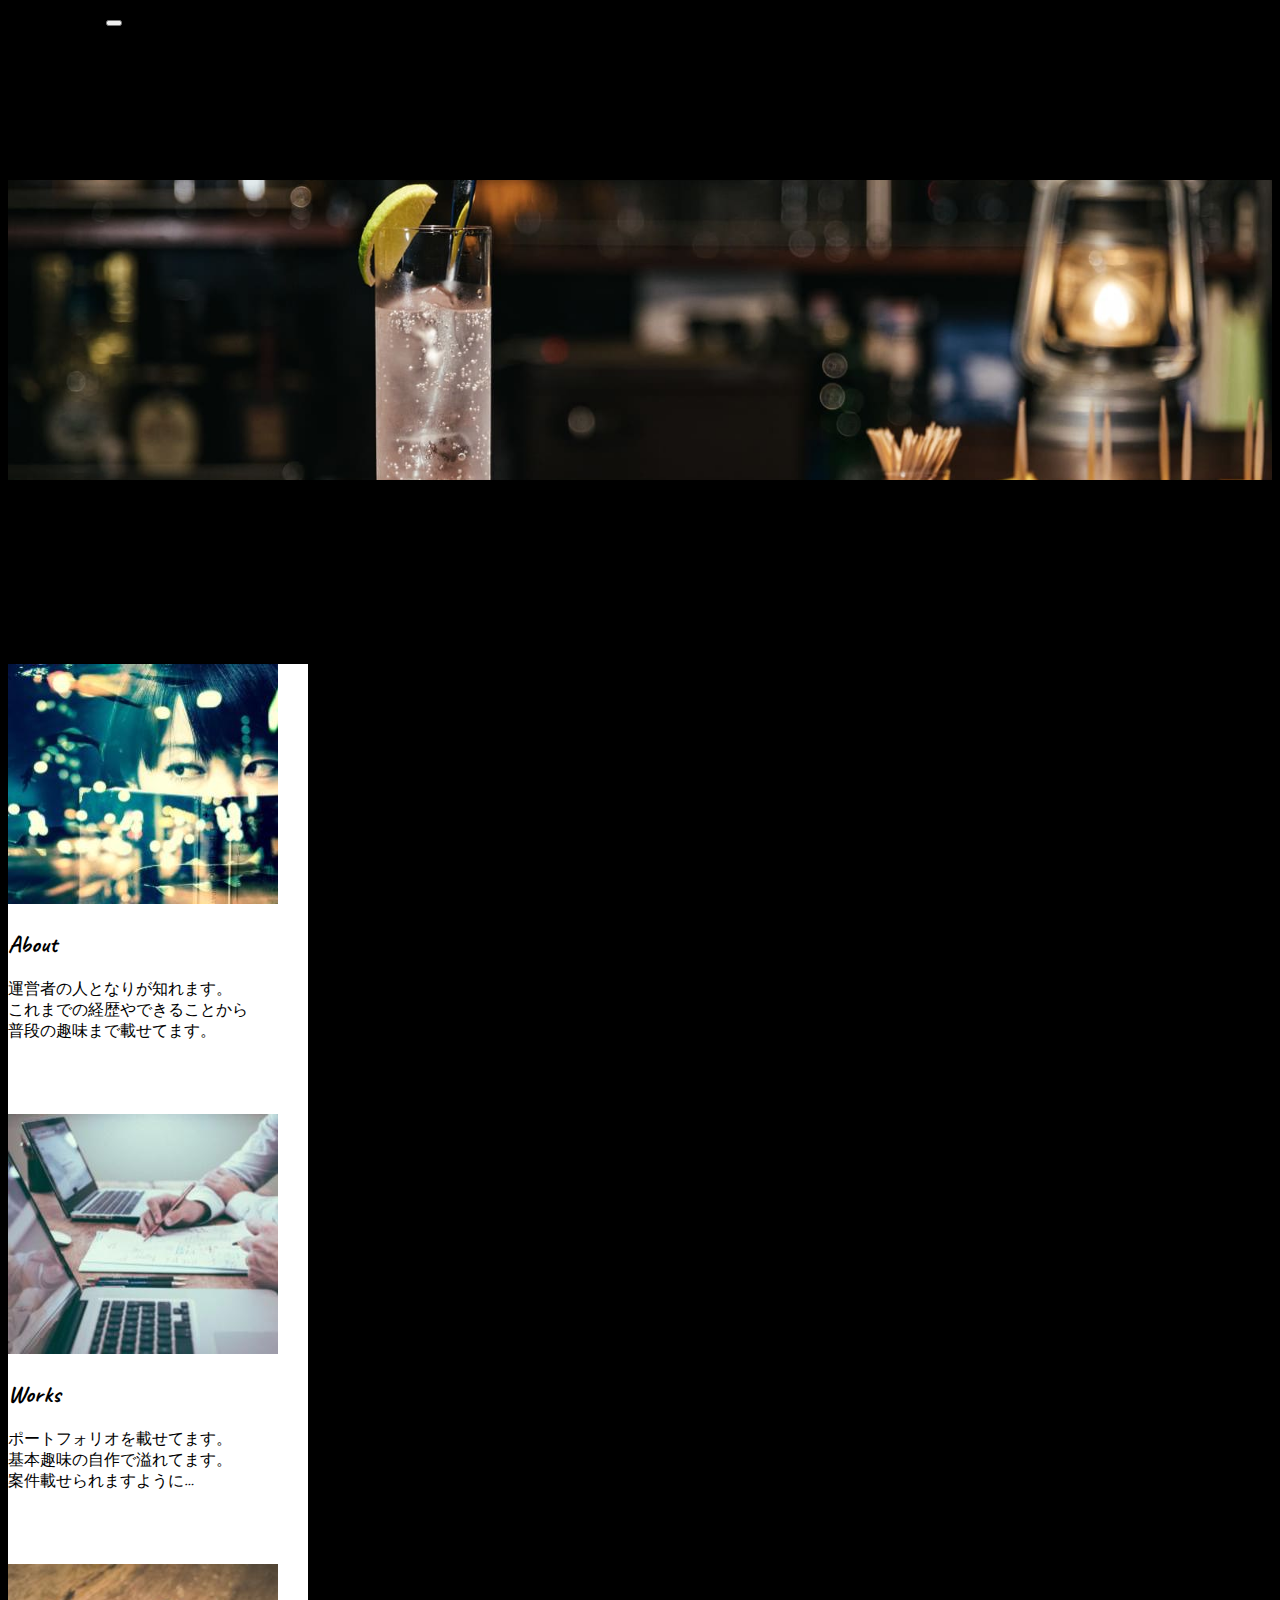
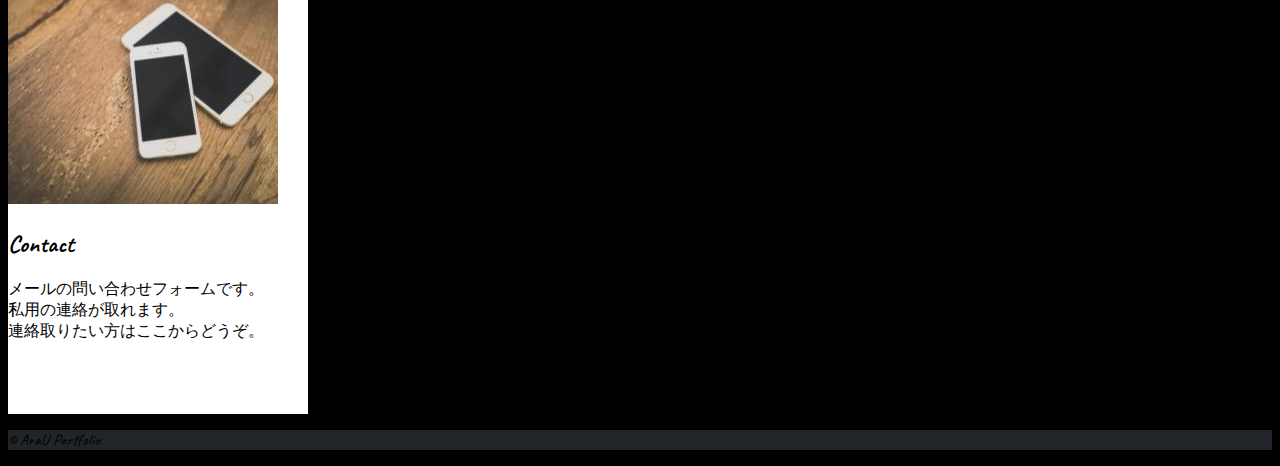
<file: index.html>
<!DOCTYPE html>
<html lang="ja">
<head>
    <meta charset="utf-8">
    <meta http-equiv="X-UA-Compatible" content="IE=edge">
    <meta name="viewport" content="width=device-width, initial-scale=1.0">
    <link href="https://cdn.jsdelivr.net/npm/bootstrap@5.0.2/dist/css/bootstrap.min.css" rel="stylesheet" integrity="sha384-EVSTQN3/azprG1Anm3QDgpJLIm9Nao0Yz1ztcQTwFspd3yD65VohhpuuCOmLASjC" crossorigin="anonymous">
    <link rel="stylesheet" href="css/style.css">
    <link href="https://fonts.googleapis.com/css?family=Caveat" rel="stylesheet">
    <link rel="stylesheet" href="https://cdn.jsdelivr.net/npm/bootstrap-icons@1.4.1/font/bootstrap-icons.css">
    
    <title>ポートフォリオサイト</title>
</head>
<body>
    <!--Navigation-->
    <!--Navigation-->
    <nav class="navbar navbar-expand-lg navbar-light bg-dark sticky-top">
        <div class="container-fluid">
            <a class="navbar-brand text-white mx-3" href="index.html">My Portfolio Site</a>
            <button class="navbar-toggler" type="button" data-bs-toggle="collapse" data-bs-target="#navbarSupportedContent" aria-controls="navbarSupportedContent" aria-expanded="false" aria-label="Toggle navigation">
            <span class="navbar-toggler-icon bg-light"></span>
            </button>
            <div class="collapse navbar-collapse" id="navbarSupportedContent">
            <ul class="navbar-nav me-auto mb-2 mb-lg-0">
                <!--<li class="nav-item">
                    <a class="nav-link active" aria-current="page" href="#">Home</a>
                </li>-->
                <li class="nav-item mx-3">
                    <a class="nav-link text-white text-size" href="index.html">Home</a>
                </li>
                <li class="nav-item mx-3">
                    <a class="nav-link text-white text-size" href="about.html">About</a>
                </li>
                <li class="nav-item mx-3">
                    <a class="nav-link text-white text-size" href="works.html">Works</a>
                </li>
                <li class="nav-item mx-3">
                    <a class="nav-link text-white text-size" href="contacts.html">Contact</a>
                </li>
            </ul>
            <div class="d-flex">
                <a href=""><i class="bi bi-twitter mx-3 text-white"></i></a>
                <a href=""><i class="bi bi-instagram mx-3 text-white"></i></a>
            </div>
            </div>
        </div>
    </nav>
    <!--main-->
    <main>
        <div class="bg-image"><img src="images/bar-counter.jpeg" class="bg-image" alt="メインビジュアル"></div>
        <div class="text-center text-white m-5">
            
            <h1 class="fw-bold">Who am I?</h1>
                    <p class="cp-text">とあるデジタルクリエイター見習いです。
                        <br>ディレクターだけど、たまに趣味でコードを書いてます。
                        <br>いつかクオリティの高いものでここを色鮮やかにできる日を目指して...
                        <br>そんな一人前で大人なクリエイターを目指す人の記録です。
                    </p>
                    <p class="cp-sm-text">
                        とあるクリエイター見習いです。
                        <br>ディレクターだけど、<br>たまに趣味でコードを書いてます。
                        <br>いつかクオリティの高いもので<br>ここを色鮮やかにできる日を目指して...
                        <br>そんな一人前で大人な<br>クリエイターを目指す人の記録です。
                    </p>
        </div>
        <div class=" container">
            <div class="row justify-content-around">
              <div class="content m-2">
                <div class="nav-img text-center my-3"><img src="images/about-img.jpg" alt=""></div>
                <a href="about.html"><h2 class="text-center mt-2 fw-bold">About</h2></a>
                <p class="text-center font-monospace">
                    運営者の人となりが知れます。
                    <br>これまでの経歴やできることから
                    <br>普段の趣味まで載せてます。
                </p>
              </div>
              <div class="content m-2">
                <div class="nav-img text-center my-3"><img src="images/works-img.jpg" alt=""></div>
                <a href="works.html"><h2 class="text-center mt-2 fw-bold">Works</h2></a>
                <p class="text-center font-monospace">
                    ポートフォリオを載せてます。
                    <br>基本趣味の自作で溢れてます。
                    <br>案件載せられますように…
                </p>
              </div>
              <div class="content m-2">
                <div class="nav-img text-center my-3"><img src="images/contact-img.jpg" alt=""></div>
                <a href="contacts.html"><h2 class="text-center mt-2 fw-bold">Contact</h2></a>
                <p class="text-center font-monospace">
                    メールの問い合わせフォームです。
                    <br>私用の連絡が取れます。
                    <br>連絡取りたい方はここからどうぞ。
                </p>
              </div>
            </div>
        </div>
    </main>
    <!--footer-->
    <footer class="py-4 mt-5 text-center">
        <div class="container">
          <p class="text-white">&copy; AraU Portfolio</p>
        </div>
    </footer>

<script src="https://cdn.jsdelivr.net/npm/bootstrap@5.0.2/dist/js/bootstrap.bundle.min.js" integrity="sha384-MrcW6ZMFYlzcLA8Nl+NtUVF0sA7MsXsP1UyJoMp4YLEuNSfAP+JcXn/tWtIaxVXM" crossorigin="anonymous"></script>
</body>
</html>
</file>
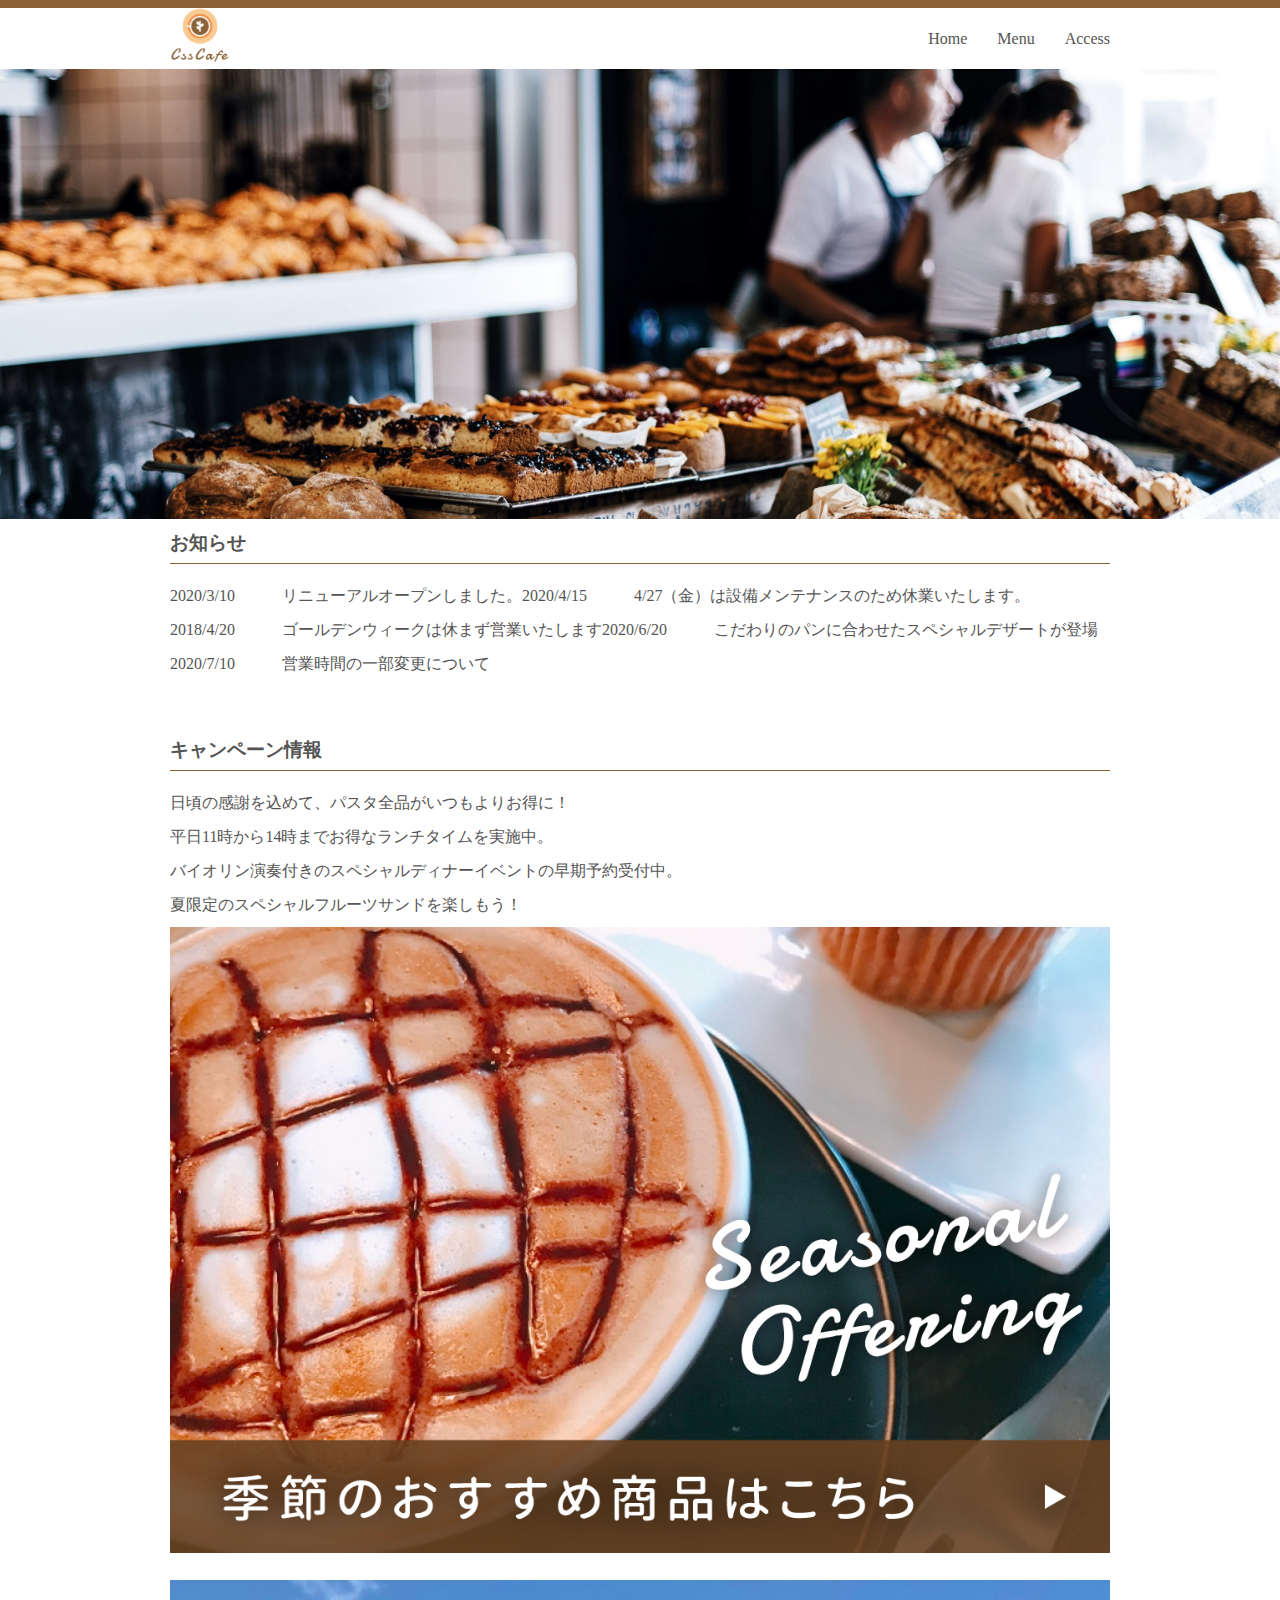
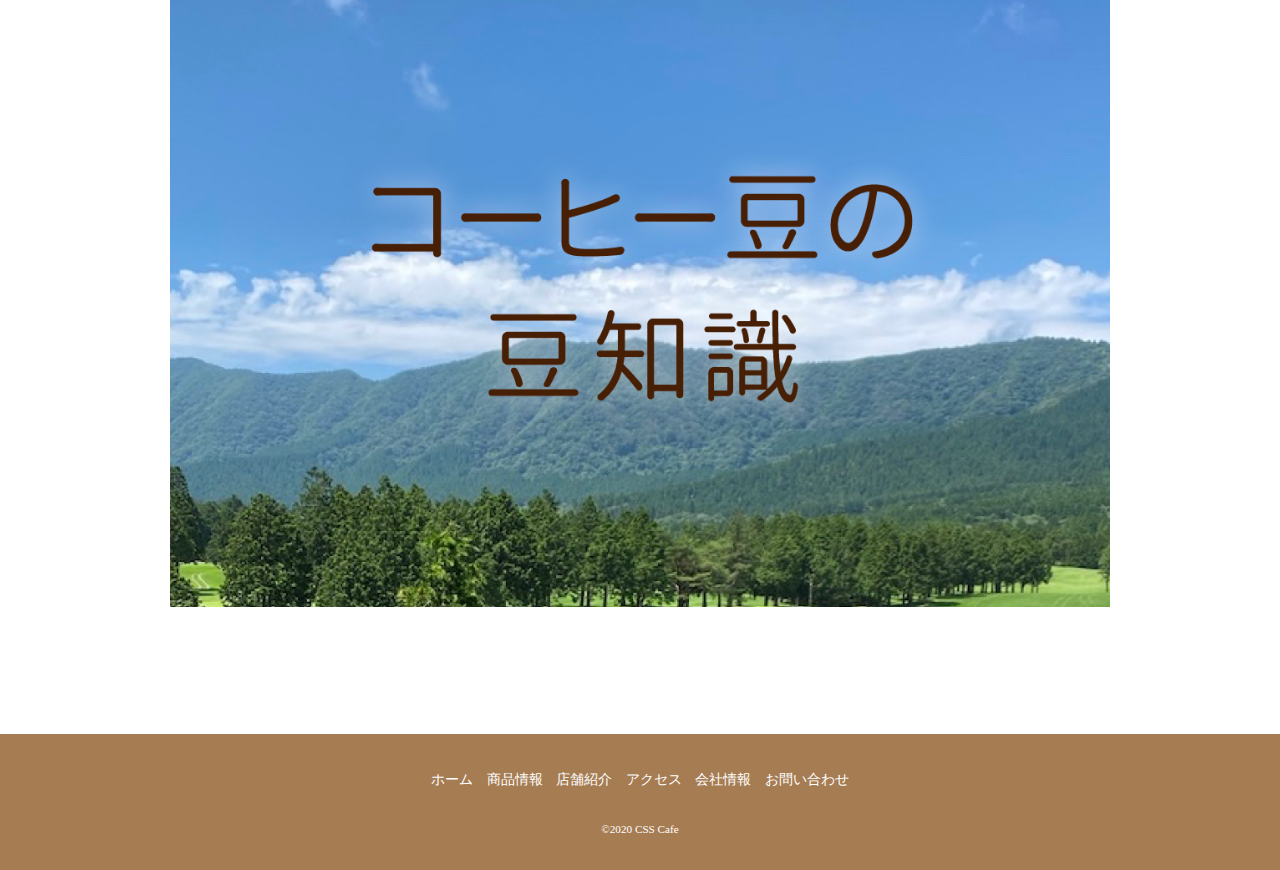
<file: cafe/index.html>
<!DOCTYPE html>
<html lang="en">
<head>
    <meta charset="UTF-8">
    <meta name="viewport" content="width=device-width, initial-scale=1">
    <meta name="description" content="CSS Cafeの公式ウェブサイトです。商品情報、店舗紹介、アクセス、会社情報など">
    <title>CSS-Cafe</title>
    <link rel="stylesheet" href="css/html5reset-1.6.1.css">
    <link rel="stylesheet" href="css/base.css">
</head>
<body id="home">
    <!--header begin-->
    <header id="top">
        <div class="header_content wrapper">
            <h1><img  class="header_logo" src="image/logo.png" alt="CSS-Cafe"></h1>
            <nav>
                <ul>
                    <li class="cureent"><a href="#">Home</a></li>
                    <li><a href="#">Menu</a></li>
                    <li><a href="#">Access</a></li>
                </ul>
            </nav>
        </div>
        <div id="main_image"></div>
    </header>
    <!--header eng-->
    <!--contents begin-->
    <div class="contents wrapper">
        <!--main begin-->
        <main id="main_content">
            <section id="info">
                <h2>お知らせ</h2>
                <dl>
                    <dt>2020/3/10</dt>
                    <dd>リニューアルオープンしました。</dd>
                    <dt>2020/4/15</dt>
                    <dd>4/27（金）は設備メンテナンスのため休業いたします。</dd>
                    <dt>2018/4/20</dt>
                    <dd>ゴールデンウィークは休まず営業いたします</dd>
                    <dt>2020/6/20</dt>
                    <dd>こだわりのパンに合わせたスペシャルデザートが登場</dd>
                    <dt>2020/7/10</dt>
                    <dd>営業時間の一部変更について</dd>
                </dl>
            </section>
            <section id="campaign">
                <h2>キャンペーン情報</h2>
                <ul>
                    <li>日頃の感謝を込めて、パスタ全品がいつもよりお得に！</li>
                    <li>平日11時から14時までお得なランチタイムを実施中。</li>
                    <li>バイオリン演奏付きのスペシャルディナーイベントの早期予約受付中。</li>
                    <li>夏限定のスペシャルフルーツサンドを楽しもう！</li>
                </ul>
            </section>
        </main>
        <!--main end-->
        <!--sidebar begin-->

        <aside id="sidebar">
            <ul>
                <li><a href="#"><img src="image/banner01.png" alt="季節のおすすめ商品はこちら"></a></li>
                <li><a href="#"><img src="image/banner02.png" alt="コーヒー豆の豆知識"></a></li>
            </ul>
        </aside>
        <!--sidebar end-->
    </div>
    <!--contents end-->
    <!--footer begin-->
    <footer>
        <ul>
            <li><a href="#">ホーム</a></li>
            <li><a href="#">商品情報</a></li>
            <li><a href="#">店舗紹介</a></li>
            <li><a href="#">アクセス</a></li>
            <li><a href="#">会社情報</a></li>
            <li><a href="#">お問い合わせ</a></li>
        </ul>

        <small>&copy;2020 CSS Cafe</small>
    </footer>
    <!--footer end-->

</body>
</html>
</file>
<file: about.html>
<!DOCTYPE html>
<html lang="ja">
<head>
    <meta charset="utf-8">
    <meta http-equiv="X-UA-Compatible" content="IE=edge">
    <meta name="viewport" content="width=device-width, initial-scale=1.0">
    <link href="https://cdn.jsdelivr.net/npm/bootstrap@5.0.2/dist/css/bootstrap.min.css" rel="stylesheet" integrity="sha384-EVSTQN3/azprG1Anm3QDgpJLIm9Nao0Yz1ztcQTwFspd3yD65VohhpuuCOmLASjC" crossorigin="anonymous">
    <link rel="stylesheet" href="css/style.css">
    <link href="https://fonts.googleapis.com/css?family=Caveat" rel="stylesheet">
    <link rel="stylesheet" href="https://cdn.jsdelivr.net/npm/bootstrap-icons@1.4.1/font/bootstrap-icons.css">
    
    <title>ポートフォリオサイト</title>
</head>
<body>
    <!--Navigation-->
    <nav class="navbar navbar-expand-lg navbar-light bg-dark sticky-top">
        <div class="container-fluid">
            <a class="navbar-brand text-white mx-3" href="index.html">My Portfolio Site</a>
            <button class="navbar-toggler" type="button" data-bs-toggle="collapse" data-bs-target="#navbarSupportedContent" aria-controls="navbarSupportedContent" aria-expanded="false" aria-label="Toggle navigation">
            <span class="navbar-toggler-icon bg-light"></span>
            </button>
            <div class="collapse navbar-collapse" id="navbarSupportedContent">
            <ul class="navbar-nav me-auto mb-2 mb-lg-0">
                <!--<li class="nav-item">
                    <a class="nav-link active" aria-current="page" href="#">Home</a>
                </li>-->
                <li class="nav-item mx-3">
                    <a class="nav-link text-white text-size" href="index.html">Home</a>
                </li>
                <li class="nav-item mx-3">
                    <a class="nav-link text-white text-size" href="about.html">About</a>
                </li>
                <li class="nav-item mx-3">
                    <a class="nav-link text-white text-size" href="works.html">Works</a>
                </li>
                <li class="nav-item mx-3">
                    <a class="nav-link text-white text-size" href="contacts.html">Contact</a>
                </li>
            </ul>
            <div class="d-flex">
                <a href=""><i class="bi bi-twitter mx-3 text-white"></i></a>
                <a href=""><i class="bi bi-instagram mx-3 text-white"></i></a>
            </div>
            </div>
        </div>
    </nav>
    <!--main-->
    <main>
        <h2>About Me</h2>
        
    </main>
    <!--footer-->
   
    <footer class="py-4 mt-5 text-center">
        <div class="container">
          <p class="text-white">&copy; AraU Portfolio</p>
        </div>
    </footer>
<script src="https://cdn.jsdelivr.net/npm/bootstrap@5.0.2/dist/js/bootstrap.bundle.min.js" integrity="sha384-MrcW6ZMFYlzcLA8Nl+NtUVF0sA7MsXsP1UyJoMp4YLEuNSfAP+JcXn/tWtIaxVXM" crossorigin="anonymous"></script>
</body>
</html>
</file>
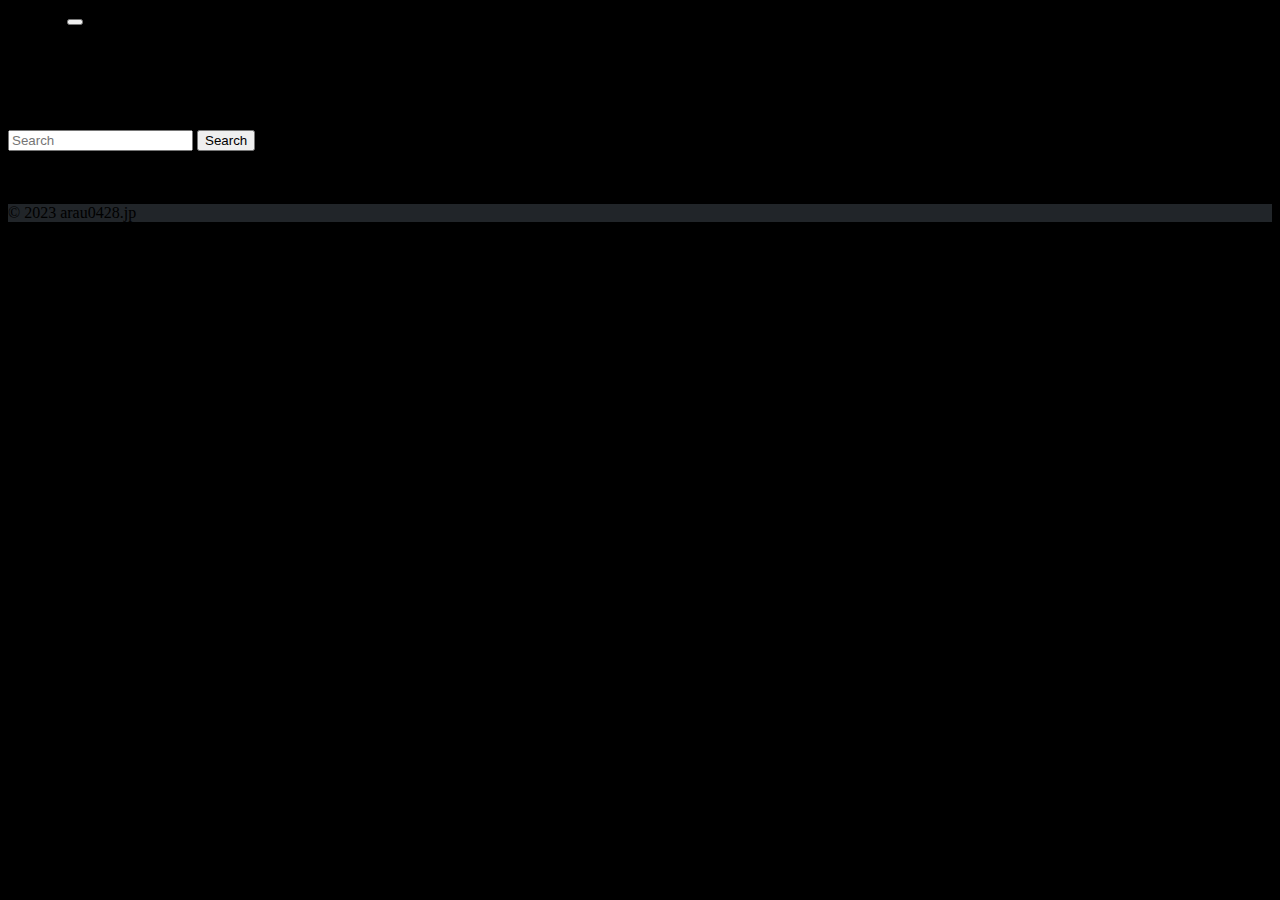
<file: contacts.html>
<!DOCTYPE html>
<html lang="ja">
<head>
    <meta charset="utf-8">
    <meta http-equiv="X-UA-Compatible" content="IE=edge">
    <meta name="viewport" content="width=device-width, initial-scale=1.0">
    <link href="https://cdn.jsdelivr.net/npm/bootstrap@5.0.2/dist/css/bootstrap.min.css" rel="stylesheet" integrity="sha384-EVSTQN3/azprG1Anm3QDgpJLIm9Nao0Yz1ztcQTwFspd3yD65VohhpuuCOmLASjC" crossorigin="anonymous">
    <link rel="stylesheet" href="css/style.css">
    <link rel="stylesheet" href="https://cdn.jsdelivr.net/npm/bootstrap-icons@1.4.1/font/bootstrap-icons.css">
    <title>ポートフォリオサイト</title>
</head>
<body>
    <!--Navigation-->
    <nav class="navbar navbar-expand-lg navbar-light bg-dark sticky-top">
        <div class="container-fluid">
            <a class="navbar-brand text-white" href="index.html"><i class="bi bi-house-door"></i>Home</a>
            <button class="navbar-toggler" type="button" data-bs-toggle="collapse" data-bs-target="#navbarSupportedContent" aria-controls="navbarSupportedContent" aria-expanded="false" aria-label="Toggle navigation">
            <span class="navbar-toggler-icon bg-light"></span>
            </button>
            <div class="collapse navbar-collapse" id="navbarSupportedContent">
            <ul class="navbar-nav me-auto mb-2 mb-lg-0">
                <!--<li class="nav-item">
                    <a class="nav-link active" aria-current="page" href="#">Home</a>
                </li>-->
                <li class="nav-item">
                    <a class="nav-link text-white"href="about.html">About</a>
                </li>
                <li class="nav-item">
                    <a class="nav-link text-white" href="works.html">Works</a>
                </li>
                <li class="nav-item">
                    <a class="nav-link text-white" href="#">News</a>
                </li>
                <li class="nav-item">
                    <a class="nav-link text-white" href="#">Contacts</a>
                </li>
            </ul>
            <form class="d-flex">
                <input class="form-control me-2" type="search" placeholder="Search" aria-label="Search">
                <button class="btn btn-outline-success bg-light" type="submit">Search</button>
            </form>
            </div>
        </div>
    </nav>
    <!--main-->
    <main>
        <p class="text-white">実装前です。しばしお待ちを</p>
    </main>
    <!--footer-->
    <footer class="py-4 mt-5 bg-dark text-center">
        <div class="container">
          <p class="text-white-50 small">&copy; 2023 arau0428.jp</p>
        </div>
    </footer>

<script src="https://cdn.jsdelivr.net/npm/bootstrap@5.0.2/dist/js/bootstrap.bundle.min.js" integrity="sha384-MrcW6ZMFYlzcLA8Nl+NtUVF0sA7MsXsP1UyJoMp4YLEuNSfAP+JcXn/tWtIaxVXM" crossorigin="anonymous"></script>
</body>
</html>
</file>
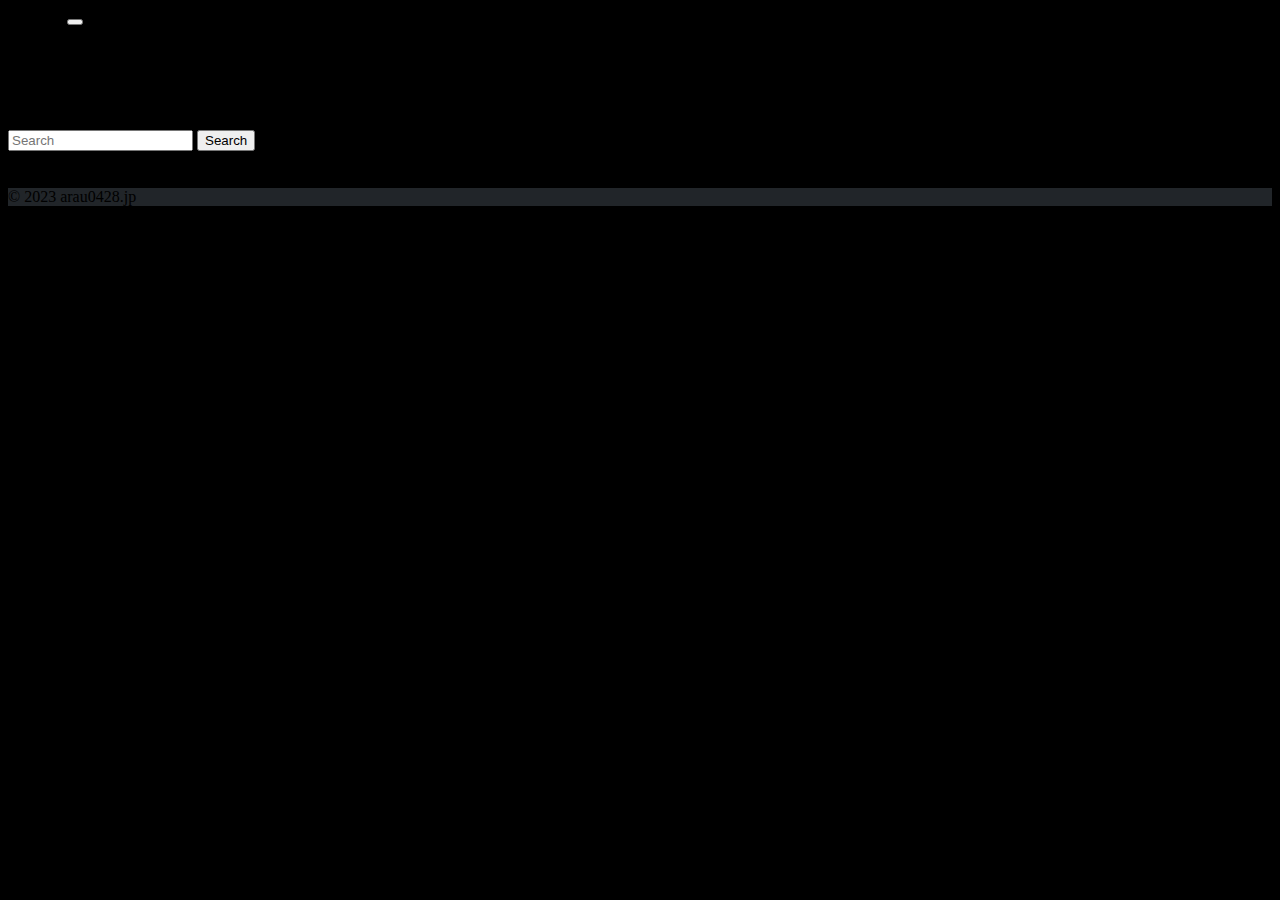
<file: news.html>
<!DOCTYPE html>
<html lang="ja">
<head>
    <meta charset="utf-8">
    <meta http-equiv="X-UA-Compatible" content="IE=edge">
    <meta name="viewport" content="width=device-width, initial-scale=1.0">
    <link href="https://cdn.jsdelivr.net/npm/bootstrap@5.0.2/dist/css/bootstrap.min.css" rel="stylesheet" integrity="sha384-EVSTQN3/azprG1Anm3QDgpJLIm9Nao0Yz1ztcQTwFspd3yD65VohhpuuCOmLASjC" crossorigin="anonymous">
    <link rel="stylesheet" href="css/style.css">
    <link rel="stylesheet" href="https://cdn.jsdelivr.net/npm/bootstrap-icons@1.4.1/font/bootstrap-icons.css">
    <title>ポートフォリオサイト</title>
</head>
<body>
    <!--Navigation-->
    <nav class="navbar navbar-expand-lg navbar-light bg-dark sticky-top">
        <div class="container-fluid">
            <a class="navbar-brand text-white" href="index.html"><i class="bi bi-house-door"></i>Home</a>
            <button class="navbar-toggler" type="button" data-bs-toggle="collapse" data-bs-target="#navbarSupportedContent" aria-controls="navbarSupportedContent" aria-expanded="false" aria-label="Toggle navigation">
            <span class="navbar-toggler-icon bg-light"></span>
            </button>
            <div class="collapse navbar-collapse" id="navbarSupportedContent">
            <ul class="navbar-nav me-auto mb-2 mb-lg-0">
                <!--<li class="nav-item">
                    <a class="nav-link active" aria-current="page" href="#">Home</a>
                </li>-->
                <li class="nav-item">
                    <a class="nav-link text-white"href="about.html">About</a>
                </li>
                <li class="nav-item">
                    <a class="nav-link text-white" href="works.html">Works</a>
                </li>
                <li class="nav-item">
                    <a class="nav-link text-white" href="#">News</a>
                </li>
                <li class="nav-item">
                    <a class="nav-link text-white" href="#">Contacts</a>
                </li>
            </ul>
            <form class="d-flex">
                <input class="form-control me-2" type="search" placeholder="Search" aria-label="Search">
                <button class="btn btn-outline-success bg-light" type="submit">Search</button>
            </form>
            </div>
        </div>
    </nav>
    <!--main-->
    <main>
        実装前です。しばしお待ちを
    </main>
    <!--footer-->
    <footer class="py-4 mt-5 bg-dark text-center">
        <div class="container">
          <p class="text-white-50 small">&copy; 2023 arau0428.jp</p>
        </div>
    </footer>

<script src="https://cdn.jsdelivr.net/npm/bootstrap@5.0.2/dist/js/bootstrap.bundle.min.js" integrity="sha384-MrcW6ZMFYlzcLA8Nl+NtUVF0sA7MsXsP1UyJoMp4YLEuNSfAP+JcXn/tWtIaxVXM" crossorigin="anonymous"></script>
</body>
</html>
</file>
<file: css/style.css>
.text-size{
    font-size: 20px;
}

.bg-image{
    height:300px;
    width:100%;
    object-fit: cover;
}

body{
    font-family: "Caveat";
    background-color: black;
}


.cp-sm-text{
    display: none;
}



@media(max-width:450px){
    .cp-sm-text{
        display:contents;
    }

    .cp-text{
        display: none;
    }
    
}
.content{
    width:300px;
    height:450px;
    background-color: white;
}

.nav-img{
    
}

a{
    color:inherit;
    text-decoration: none;
  }

  footer{
    background-color:#212529;
  }
</file>
<file: cafe/css/base.css>
@charset "utf-8";

/* common */
html{
    font-size:100%;
}

body{
    font-family: "Hiragino Kaku Gothic proN","メイリオ","san-serif";
    color:#555;
    line-height:1.5;
}

img{
    width:100%;
}

.wrapper{
    max-width:940px;
    margin:0 auto;
    padding:0 10px;
}

/* header */
header{
    border-top:8px solid #8c6239;
}

.header_logo{
    width:90px;
}
.header_content{
    display:flex;
    align-items:center;
    justify-content: space-between;
}

header nav ul{
    display:flex;
}

header nav ul li{
    margin-left:30px;
}

header nav ul li a{
    text-decoration: none;
    color:#555;
}

header nav ul li a:hover,
header nav ul li a:active,
header nav ul li.current a{
    color:#8c6239;
}

#main_image{
    width:100%;
    height:50vh;
    background-image: url(../image/cafe.jpg);
    background-position:center;
    background-repeat: no-repeat;
    background-size: cover;
}

/* contents */
.contents{
    display:flex;
    justify-content:space-between;
    margin-top:30px;
}

#main_content{
    width:65%;
}

#sidebar{
    width:31%;
}

#home h2{
    margin-bottom:20px;
    padding-bottom:5px;
    border-bottom:1px solid #8c6239;
    font-size: 1.2em;
}

#info dl{
    display:flex;
    flex-wrap:wrap;
    margin-bottom:50px;
}

#info dt{
    width:7em;
}

#info dd{
    width:calc(100%-7em);
}

#info dt,
#info dd{
    margin-bottom:10px;
}

#campaign ul li{
    margin-bottom:10px;
    list-style-type:none;
}

#sidebar ul li{
    margin-bottom:20px;
    list-style-type:none;
}

/*footer begin*/

footer{
    margin-top:100px;
    padding:30px;
    text-align:center;
    color:#fff;
    background-color: #a67c52;
}

footer ul{
    margin-bottom:20px;
    font-size:0.9em;
}

footer ul li{
    display: inline-block;
    margin:5px;
}

footer ul li a{
    color:#fff;
}

footer ul li a:link{
    text-decoration: none;
}

footer ul li a:hover,
footer ul li a:active{
    opacity: .7;
}

small {
    font-size: 0.7rem;
  }

@media(max-width:600px){
    html{
        font-size: 87.5%;
    }
}
.header_logo {
    width: 60px;
  }

  .contents {
    flex-direction: column;
    margin-top: 10px;
  }

  #main_content,
  #sidebar {
    width: 100%;
  }
</file>
